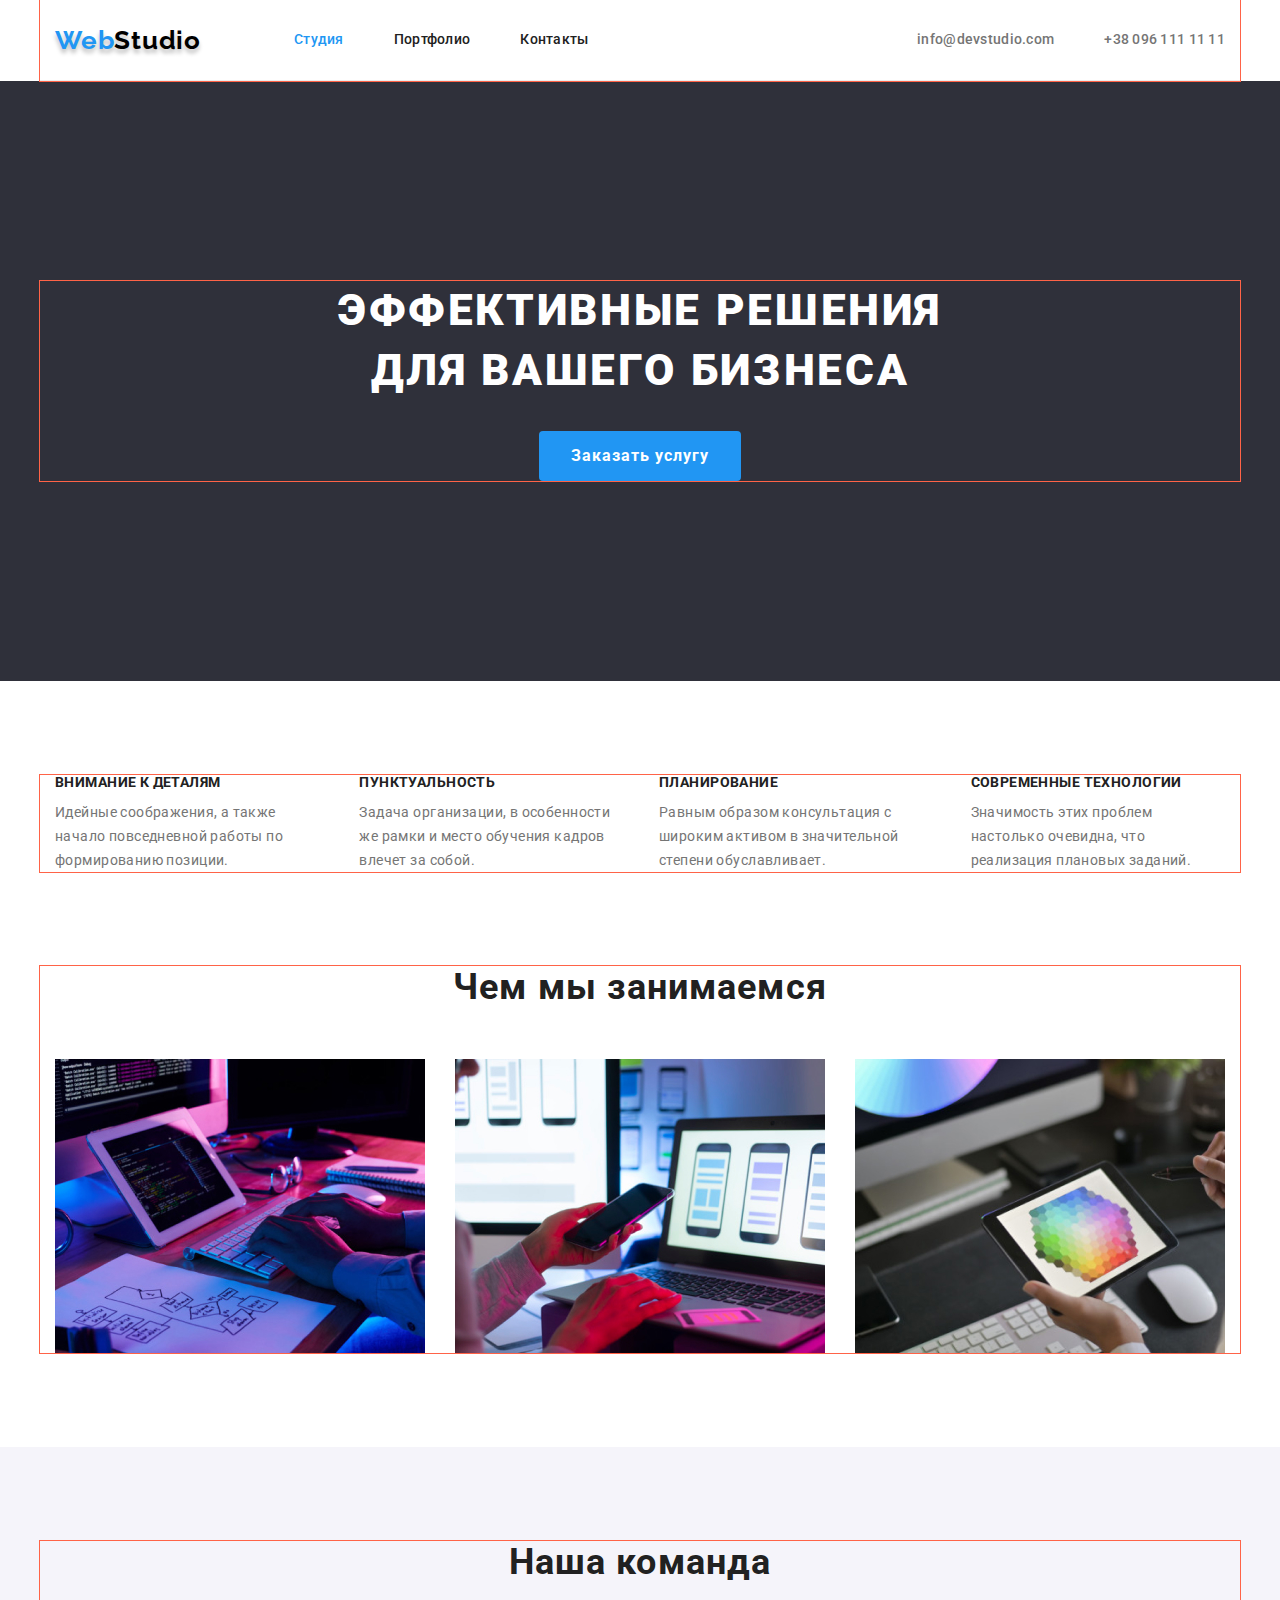
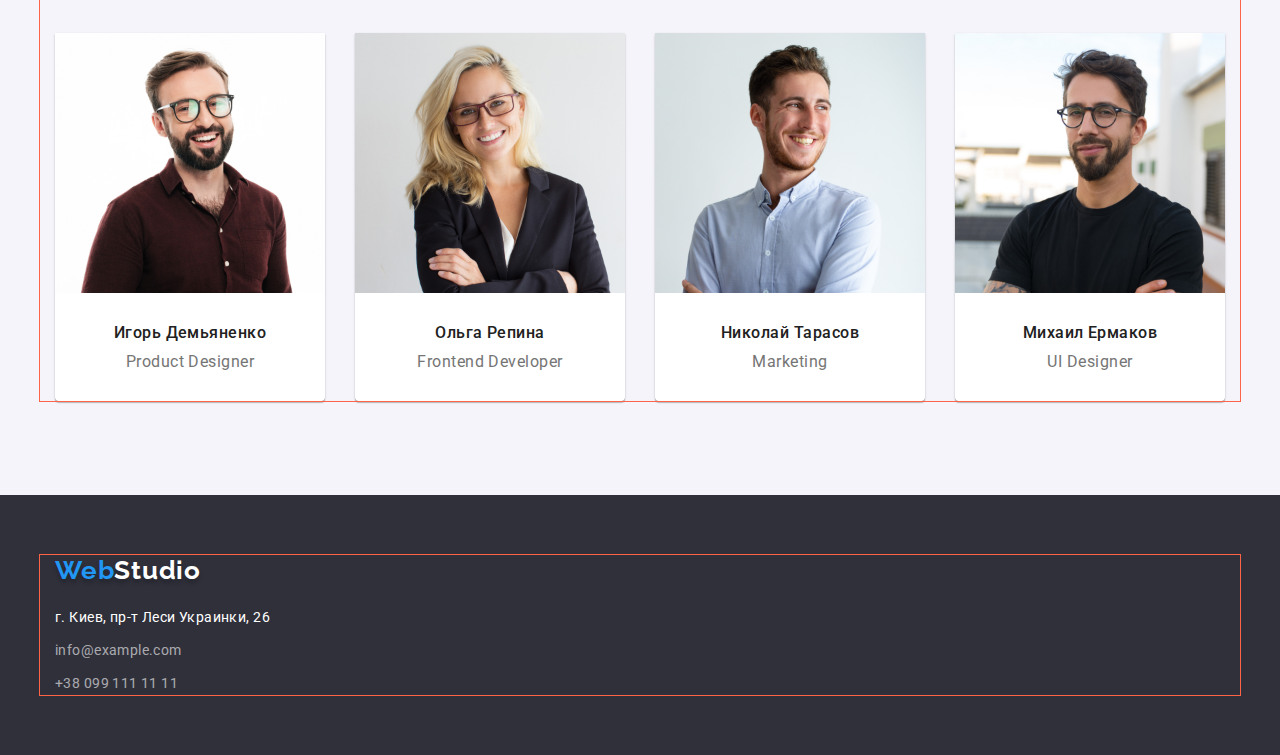
<file: index.html>
<!DOCTYPE html>
<html lang="ru">
	<head>
		<meta charset="UTF-8" />
		<meta http-equiv="X-UA-Compatible" content="IE=edge" />
		<meta name="viewport" content="width=device-width, initial-scale=1.0" />
		<title>WebStudio</title>
		<!-- fonts-start-->
		<link rel="preconnect" href="https://fonts.googleapis.com" />
		<link rel="preconnect" href="https://fonts.gstatic.com" crossorigin />
		<link
			href="https://fonts.googleapis.com/css2?family=Raleway:wght@700&family=Roboto:wght@400;500;700;900&display=swap"
			rel="stylesheet"
		/>
		<!-- fonts-end-->
		<!-- normalize -->
		<link
			rel="stylesheet"
			href="https://cdnjs.cloudflare.com/ajax/libs/modern-normalize/1.1.0/modern-normalize.min.css"
		/>
		<!-- costum-styles-start -->
		<link rel="stylesheet" href="./css/styles.css" />
		<!-- costum-styles-end -->
	</head>
	<body>
		<!-- header-->
		<header>
			<div class="container header-container">
				<a class="header-logo" href="./index.html" lang="en">
					Web
					<span class="logo">Studio</span>
				</a>
				<nav class="header-nav">
					<ul class="header list">
						<li class="header-list">
							<a class="header-link link current" href="./index.html">Студия</a>
						</li>
						<li class="header-list">
							<a class="header-link link" href="./portfolio.html">Портфолио</a>
						</li>
						<li class="header-list">
							<a class="header-link link" href="">Контакты</a>
						</li>
					</ul>
				</nav>

				<!--contact-->
				<ul class="list">
					<li class="contact-item">
						<a class="contact-link link" href="mailto:info@devstudio.com">info@devstudio.com</a>
					</li>
					<li class="contact-item"><a class="contact-link link" href="tel:+380961111111">+38 096 111 11 11</a></li>
				</ul>
			</div>
		</header>

		<main>
			<!-- hero -->
			<section class="hero">
				<div class="container">
					<h1 class="headline">Эффективные решения для вашего бизнеса</h1>
					<button class="button-hero" type="button">Заказать услугу</button>
				</div>
			</section>

			<!-- peculiarities -->
			<section class="padding">
				<div class="container container-peculiarities">
					<h2 hidden>Особенности нашей компании</h2>
					<ul class="peculiarities list">
						<li class="item">
							<h3 class="peculiarities-title">Внимание к деталям</h3>
							<p class="peculiarities-txt">
								Идейные соображения, а также начало повседневной работы по формированию позиции.
							</p>
						</li>
						<li class="item">
							<h3 class="peculiarities-title">Пунктуальность</h3>
							<p class="peculiarities-txt">
								Задача организации, в особенности же рамки и место обучения кадров влечет за собой.
							</p>
						</li>
						<li class="item">
							<h3 class="peculiarities-title">Планирование</h3>
							<p class="peculiarities-txt">
								Равным образом консультация с широким активом в значительной степени обуславливает.
							</p>
						</li>
						<li class="item">
							<h3 class="peculiarities-title">Современные технологии</h3>
							<p class="peculiarities-txt">
								Значимость этих проблем настолько очевидна, что реализация плановых заданий.
							</p>
						</li>
					</ul>
				</div>
			</section>

			<!-- work -->
			<section class="work">
				<div class="container">
					<h2 class="section-title-txt">Чем мы занимаемся</h2>
					<ul class="list">
						<li class="item">
							<img src="./images/main/box1.jpg" alt="анализируем" width="370" height="294" />
						</li>
						<li class="item">
							<img src="./images/main/box2.jpg" alt="разрабатываем" width="370" height="294" />
						</li>
						<li class="item">
							<img src="./images/main/box3.jpg" alt="усовершенствуем" width="370" height="294" />
						</li>
					</ul>
				</div>
			</section>

			<!-- team -->
			<section class="team padding">
				<div class="container">
					<h2 class="section-title-txt">Наша команда</h2>
					<ul class="list">
						<li class="team-txt">
							<img class="team-img" src="./images/main/1.jpg" alt="Игорь Демьяненко" width="270" height="260" />
							<div class="txt-pad">
								<h3 class="name-txt">Игорь Демьяненко</h3>
								<p lang="en" class="profession-txt">Product Designer</p>
							</div>
						</li>
						<li class="team-txt">
							<img class="team-img" src="./images/main/2.jpg" alt="Ольга Репина" width="270" height="260" />
							<div class="txt-pad">
								<h3 class="name-txt">Ольга Репина</h3>
								<p lang="en" class="profession-txt">Frontend Developer</p>
							</div>
						</li>
						<li class="team-txt">
							<img class="team-img" src="./images/main/3.jpg" alt="Николай Тарасов" width="270" height="260" />
							<div class="txt-pad">
								<h3 class="name-txt">Николай Тарасов</h3>
								<p lang="en" class="profession-txt">Marketing</p>
							</div>
						</li>
						<li class="team-txt">
							<img class="team-img" src="./images/main/4.jpg" alt="Михаил Ермаков" width="270" height="260" />
							<div class="txt-pad">
								<h3 class="name-txt">Михаил Ермаков</h3>
								<p lang="en" class="profession-txt">UI Designer</p>
							</div>
						</li>
					</ul>
				</div>
			</section>
		</main>

		<!--footer-->
		<footer class="footer">
			<div class="container">
				<a class="header-logo" href="./index.html" lang="en">
					Web
					<span class="footer-logo">Studio</span>
				</a>
				<h2 hidden>Контакты</h2>
				<address>
					<ul class="list">
						<li>
							<a
								class="footer-address link"
								href="https://goo.gl/maps/wxkbb35VSYqCrP139"
								target="_blank"
								rel="noopener noreferrer"
							>
								г. Киев, пр-т Леси Украинки, 26
							</a>
						</li>
						<li><a class="footer-contact link" href="mailto:info@example.com">info@example.com</a></li>
						<li><a class="footer-contact link" href="tel:+380991111111">+38 099 111 11 11</a></li>
					</ul>
				</address>
			</div>
		</footer>
	</body>
</html>
</file>
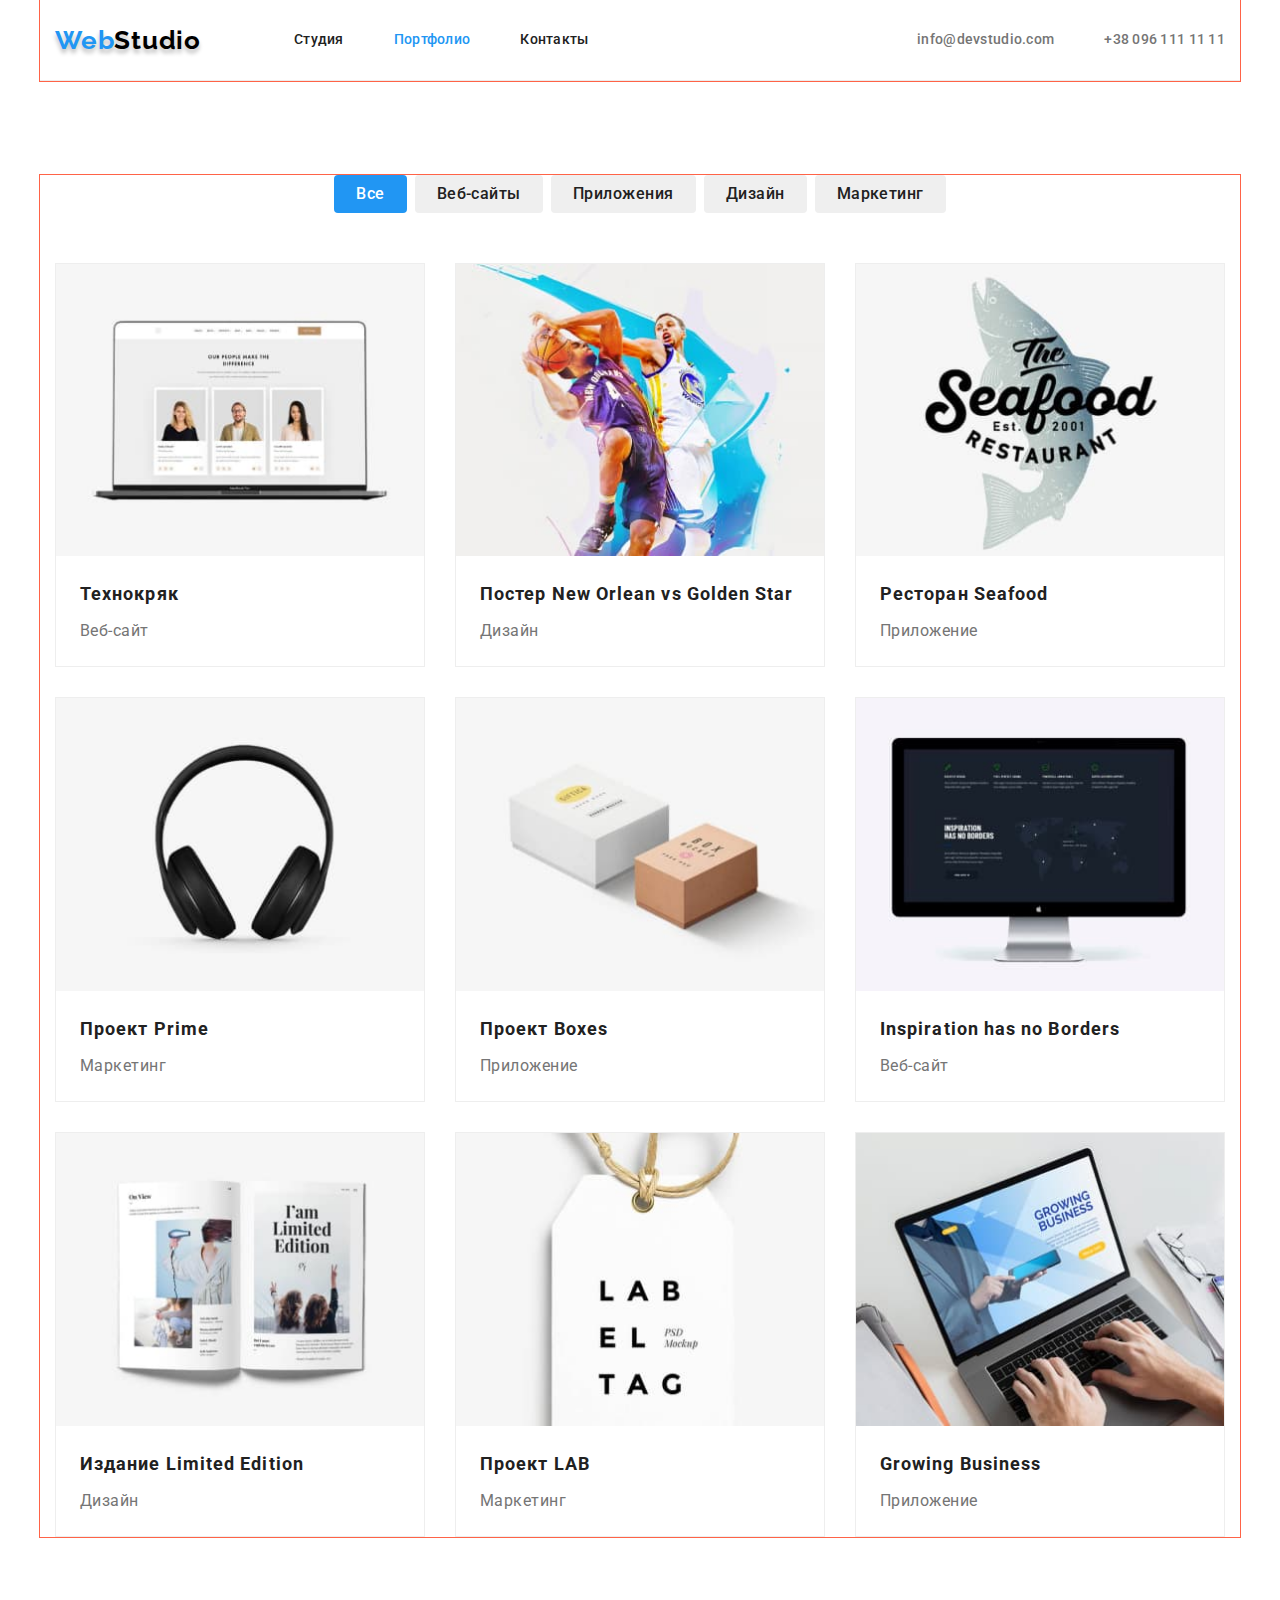
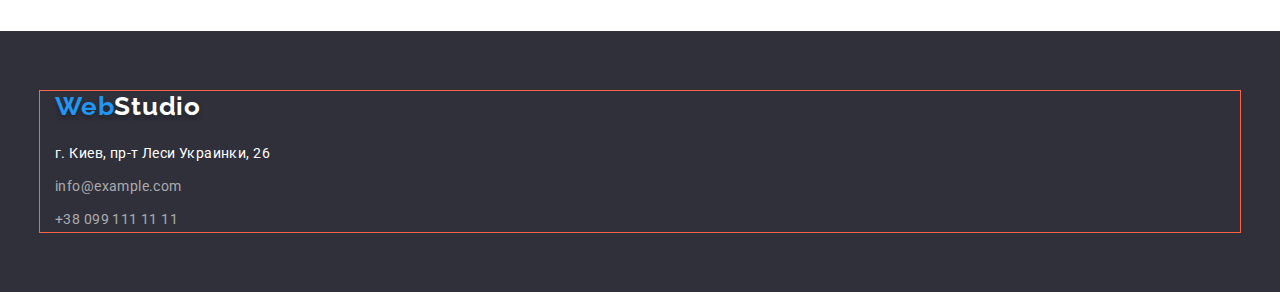
<file: portfolio.html>
<!DOCTYPE html>
<html lang="ru">
	<head>
		<meta charset="UTF-8" />
		<meta http-equiv="X-UA-Compatible" content="IE=edge" />
		<meta name="viewport" content="width=device-width, initial-scale=1.0" />
		<title>Portfolio</title>
		<!-- fonts-start-->
		<link rel="preconnect" href="https://fonts.googleapis.com" />
		<link rel="preconnect" href="https://fonts.gstatic.com" crossorigin />
		<link
			href="https://fonts.googleapis.com/css2?family=Raleway:wght@700&family=Roboto:wght@400;500;700;900&display=swap"
			rel="stylesheet"
		/>
		<!-- fonts-end-->
		<!-- normalize -->
		<link
			rel="stylesheet"
			href="https://cdnjs.cloudflare.com/ajax/libs/modern-normalize/1.1.0/modern-normalize.min.css"
		/>
		<!-- costum-styles-start -->
		<link rel="stylesheet" href="./css/styles.css" />
		<!-- costum-styles-end -->
	</head>
	<body>
		<!-- header-->
		<header>
			<div class="container header-container">
				<a class="header-logo" href="./index.html" lang="en">
					Web
					<span class="logo">Studio</span>
				</a>
				<nav class="header-nav">
					<ul class="header list">
						<li class="header-list">
							<a class="header-link link" href="./index.html">Студия</a>
						</li>
						<li class="header-list">
							<a class="header-link link current" href="./portfolio.html">Портфолио</a>
						</li>
						<li class="header-list">
							<a class="header-link link" href="">Контакты</a>
						</li>
					</ul>
				</nav>

				<!--contact-->
				<ul class="list">
					<li class="contact-item">
						<a class="contact-link link" href="mailto:info@devstudio.com">info@devstudio.com</a>
					</li>
					<li class="contact-item"><a class="contact-link link" href="tel:+380961111111">+38 096 111 11 11</a></li>
				</ul>
			</div>
		</header>
		<main>
			<!-- portfolio -->
			<section class="portfolio padding">
				<div class="container">
					<h1 hidden>Портфолио</h1>
					<ul class="list btn">
						<li><button type="button" class="portfolio-button current">Все</button></li>
						<li><button type="button" class="portfolio-button">Веб-сайты</button></li>
						<li><button type="button" class="portfolio-button">Приложения</button></li>
						<li><button type="button" class="portfolio-button">Дизайн</button></li>
						<li><button type="button" class="portfolio-button">Маркетинг</button></li>
					</ul>
					<ul class="list examples">
						<li class="example">
							<a href="" class="link">
								<img src="./images/portfolio/Tehnocryak.jpg" alt="Веб-сайт" />
								<div class="desc">
									<h2 class="title-name">Технокряк</h2>
									<p class="work-name">Веб-сайт</p>
								</div>
							</a>
						</li>
						<li class="example">
							<a href="" class="link">
								<img src="./images/portfolio/Orlean-Golden.jpg" alt="Дизайн" />
								<div class="desc">
									<h2 class="title-name">Постер New Orlean vs Golden Star</h2>
									<p class="work-name">Дизайн</p>
								</div>
							</a>
						</li>
						<li class="example">
							<a href="" class="link">
								<img src="./images/portfolio/Seafood.jpg" alt="Приложение" />
								<div class="desc">
									<h2 class="title-name">Ресторан Seafood</h2>
									<p class="work-name">Приложение</p>
								</div>
							</a>
						</li>
						<li class="example">
							<a href="" class="link">
								<img src="./images/portfolio/Prime.jpg" alt="Маркетинг" />
								<div class="desc">
									<h2 class="title-name">Проект Prime</h2>
									<p class="work-name">Маркетинг</p>
								</div>
							</a>
						</li>
						<li class="example">
							<a href="" class="link">
								<img src="./images/portfolio/Boxes.jpg" alt="Приложение" />
								<div class="desc">
									<h2 class="title-name">Проект Boxes</h2>
									<p class="work-name">Приложение</p>
								</div>
							</a>
						</li>
						<li class="example">
							<a href="" class="link">
								<img src="./images/portfolio/Inspiration.jpg" alt="Веб-сайт" />
								<div class="desc">
									<h2 class="title-name">Inspiration has no Borders</h2>
									<p class="work-name">Веб-сайт</p>
								</div>
							</a>
						</li>
						<li class="example">
							<a href="" class="link">
								<img src="./images/portfolio/Limited-Edition.jpg" alt="Дизайн" />
								<div class="desc">
									<h2 class="title-name">Издание Limited Edition</h2>
									<p class="work-name">Дизайн</p>
								</div>
							</a>
						</li>
						<li class="example">
							<a href="" class="link">
								<img src="./images/portfolio/LAB.jpg" alt="Маркетинг" />
								<div class="desc">
									<h2 class="title-name">Проект LAB</h2>
									<p class="work-name">Маркетинг</p>
								</div>
							</a>
						</li>
						<li class="example">
							<a href="" class="link">
								<img src="./images/portfolio/Growing.jpg" alt="Приложение" />
								<div class="desc">
									<h2 class="title-name">Growing Business</h2>
									<p class="work-name">Приложение</p>
								</div>
							</a>
						</li>
					</ul>
				</div>
			</section>
		</main>

		<!--footer-->
		<footer class="footer">
			<div class="container">
				<a class="header-logo" href="./index.html" lang="en">
					Web
					<span class="footer-logo">Studio</span>
				</a>
				<h2 hidden>Контакты</h2>
				<address>
					<ul class="list">
						<li>
							<a
								class="footer-address link"
								href="https://goo.gl/maps/wxkbb35VSYqCrP139"
								target="_blank"
								rel="noopener noreferrer"
							>
								г. Киев, пр-т Леси Украинки, 26
							</a>
						</li>
						<li><a class="footer-contact link" href="mailto:info@example.com">info@example.com</a></li>
						<li><a class="footer-contact link" href="tel:+380991111111">+38 099 111 11 11</a></li>
					</ul>
				</address>
			</div>
		</footer>
	</body>
</html>
</file>
<file: css/styles.css>
:root {

    /* fonts */
--main-font: "Roboto";
--secondery-font:"Raleway";
    /* text-color */
--capital-letters-cl: #212121;
--accent-txt-cl: #757575;
--hover-txt-cl: #2196F3;
--secondary-txt-cl: #ffffff;


    /* bg-colors */
--basic-bgc: #2F303A;
--additional-bgc: #188CE8;
    /* others */
}
body {
font-family: var(--main-font), sans-serif;
font-size: 14px;
line-height: 1.71;
color: var(--accent-txt-cl);
}
/* resets */
h1,h2,h3,h4,h5,p {
    margin: 0px;
}
img{
    display: block;
    max-width: 100%;
    height: auto;

}
/* container */
.container {
    width: 1200px;
    padding-left: 15px;
    padding-right: 15px;
    margin-left: auto;
    margin-right: auto;
    outline: 1px solid tomato;

}
/* logo-start */
.header-logo,
.logo {
display: flex;

font-family: var(--secondery-font);
font-weight: 700;
font-size: 26px;
line-height: 1.19;
letter-spacing: 0.03em;
color: var(--hover-txt-cl);
list-style: none;
text-decoration: none;
text-shadow: 0px 4px 4px rgba(0, 0, 0, 0.25);
}
.logo{
    font-family: var(--secondery-font), sans-serif;
    color: #000000;
}
.header-logo{
    margin-right: 93px;
}
/* logo-end */

/* common-styles-start */
.link{
    text-decoration: none;
}
.list{
    list-style: none;
    margin: 0px;
    padding: 0px;
}
.padding{
    padding: 94px 0;
}
/* common-styles-end */

/* header section */
.header-container{
    border-bottom:1px solid #ECECEC;
;}
.header-container,
.header-nav>.list,
.header-container>.list{
    display: flex;
    align-items: center;
}
.header-nav .header-list:last-child{
    margin-right: 0px;
}
.header-list {
    margin-right: 50px;
}

.header-link{
    display: block;
    padding-top: 32px;
    padding-bottom: 32px;

    font-weight: 500;
    line-height: 1.14;
    letter-spacing: 0.02em;
    color: var(--capital-letters-cl);
}

.header-link:hover,
.header-link:focus,
.contact-link:hover,
.contact-link:focus
{
color:  var(--hover-txt-cl);
}
.link.current{
    color: var(--hover-txt-cl)
}
.header-link,
.button-hero,
.portfolio-button{      
cursor: pointer;
}
/* contact */
.contact-link {
    display: block;
    padding-top: 32px;
    padding-bottom: 32px;

    font-weight: 500;
    line-height: 1.14;
    letter-spacing: 0.02em;
    color: var(--accent-txt-cl);   
}
.list .contact-item + .contact-item{
    margin-left: 50px;

}

.header-container>.list{
    margin-left: auto;
    
}


/* hero */

.hero{
    padding: 200px 0;

    color: var(--secondary-txt-cl);
    background-color: var(--basic-bgc);
    text-align: center;
    
}

.headline{
margin: auto;
margin-bottom: 30px;
max-width: 650px;

font-weight: 900;
font-size: 44px;
line-height: 1.36;
letter-spacing: 0.06em;
text-transform: uppercase;

}
/* button */
.button-hero{
    padding: 10px 32px;
    border-radius: 4px;
    border: none;

    font-family: inherit;
    font-weight: 700;
    font-size: 16px;
    line-height: 1.88;
    letter-spacing: 0.06em;
    color: var(--secondary-txt-cl);
    background-color: var(--hover-txt-cl);
    
    

}
.button-hero:hover,
.button-hero:focus{
background-color: var(--additional-bgc);
}
/* peculiarities */

.peculiarities{
    display: flex;
    justify-content: center;
}

.peculiarities .item:not(:last-child){
    margin-right: 30px;
}
.peculiarities-title{
margin-bottom: 10px;

font-weight: 700;
font-size: 14px;
line-height: 1.14;
letter-spacing: 0.03em;
text-transform: uppercase;
color:var(--capital-letters-cl);

}
.peculiarities-txt{
letter-spacing: 0.03em;
}


/* work */

.work{
    padding-bottom: 94px;
}
.work .list{
    display: flex;
}
.work .item{
width: calc(100%/3-60px);
margin-right: 30px;
}
.work .item:nth-child(3n){
    margin-right: 0px;
}
.work .section-title-txt{
    margin-bottom: 50px;
}
/* team */
.team{
    background-color: #F5F4FA;
}
.team .list{
    display: flex;
}

.team li:not(:last-child){
margin-right: 30px;
}
.section-title-txt{
margin-bottom: 50px;

font-weight: 700;
font-size: 36px;
line-height: 1.17;
text-align: center;
letter-spacing: 0.03em;
color:var(--capital-letters-cl);
}

.team-txt{
background: #FFFFFF;
box-shadow: 0px 1px 3px rgba(0, 0, 0, 0.12), 0px 1px 1px rgba(0, 0, 0, 0.14), 0px 2px 1px rgba(0, 0, 0, 0.2);
border-radius: 0px 0px 4px 4px;
}
.name-txt{
    margin-bottom: 10px;

    font-weight: 500;
    font-size: 16px;
    line-height: 1.19;
    text-align: center;
    letter-spacing: 0.03em;
    color: var(--capital-letters-cl);
}
.profession-txt{
font-size: 16px;
line-height: 1.19;
text-align: center;
letter-spacing: 0.03em;
}
.txt-pad{
    padding: 30px 0;
}

/* footer start */
.footer{
padding: 60px 0;
}
.footer{
    background-color: var(--basic-bgc);
}
.footer .header-logo{
    margin-bottom: 20px;
}

.footer-logo{
font-family: 'Raleway';
font-weight: 700;
font-size: 26px;
line-height: 1.19;
letter-spacing: 0.03em;
color: var(--secondary-txt-cl);
}
.footer-address{
font-style: normal;
letter-spacing: 0.03em;
color: var(--secondary-txt-cl);
}
.footer-contact{
font-style: normal;
letter-spacing: 0.03em;
color: rgba(255, 255, 255, 0.6);

}
.footer li:not(:last-child){
    margin-bottom: 9px;
}

.footer-address:hover,
.footer-address:focus,
.footer-contact:hover,
.footer-contact:focus{
color: var(--hover-txt-cl);
}
/* footer end */

/* portfolio */
.portfolio .btn{
    display: flex;
    justify-content: center;
    margin-bottom: 20px;
}
/* .portfolio .container{

} */
.portfolio .examples{
    display: flex;
    flex-wrap: wrap;
}
.portfolio .example{
    width: calc(100% / 3 - 20px);
    margin-right: 30px;
}
.portfolio .example:nth-child(3n){
    margin-right: 0;
}
.example{
    border: 1px solid #EEEEEE;
    margin-right: 30px;
}
.example:hover,
.example:focus{
    box-shadow: 0px 1px 1px rgba(0, 0, 0, 0.12), 0px 4px 4px rgba(0, 0, 0, 0.06), 1px 4px 6px rgba(0, 0, 0, 0.16);
}
.example h2{
    margin-bottom: 4px;
}
.example{
    margin-top: 30px;
}
.desc{
    padding: 20px 24px;
}
.example:nth-last-child(-n + 3) {
margin-bottom: 0;
}
/* portfolio-button */
.portfolio-button{
padding: 6px 22px;

font-family: inherit;
font-weight: 500;
font-size: 16px;
line-height: 1.6;
text-align: center;
letter-spacing: 0.03em;
color: var(--capital-letters-cl);
border: none;
border-radius: 4px; 
}

.btn li:not(:last-child){
    margin-right: 8px;
}
.portfolio-button:hover,
.portfolio-button:focus{
background-color: var(--hover-txt-cl);
color: var(--secondary-txt-cl);
}

.portfolio-button.current{
background-color: var(--hover-txt-cl);
color: var(--secondary-txt-cl);
}
.title-name{
font-weight: 700;
font-size: 18px;
line-height: 2;
letter-spacing: 0.06em;
color: var(--capital-letters-cl);
}
.work-name{
font-size: 16px;
line-height: 1.9;
letter-spacing: 0.03em;
color: var(--accent-txt-cl);
}
</file>
